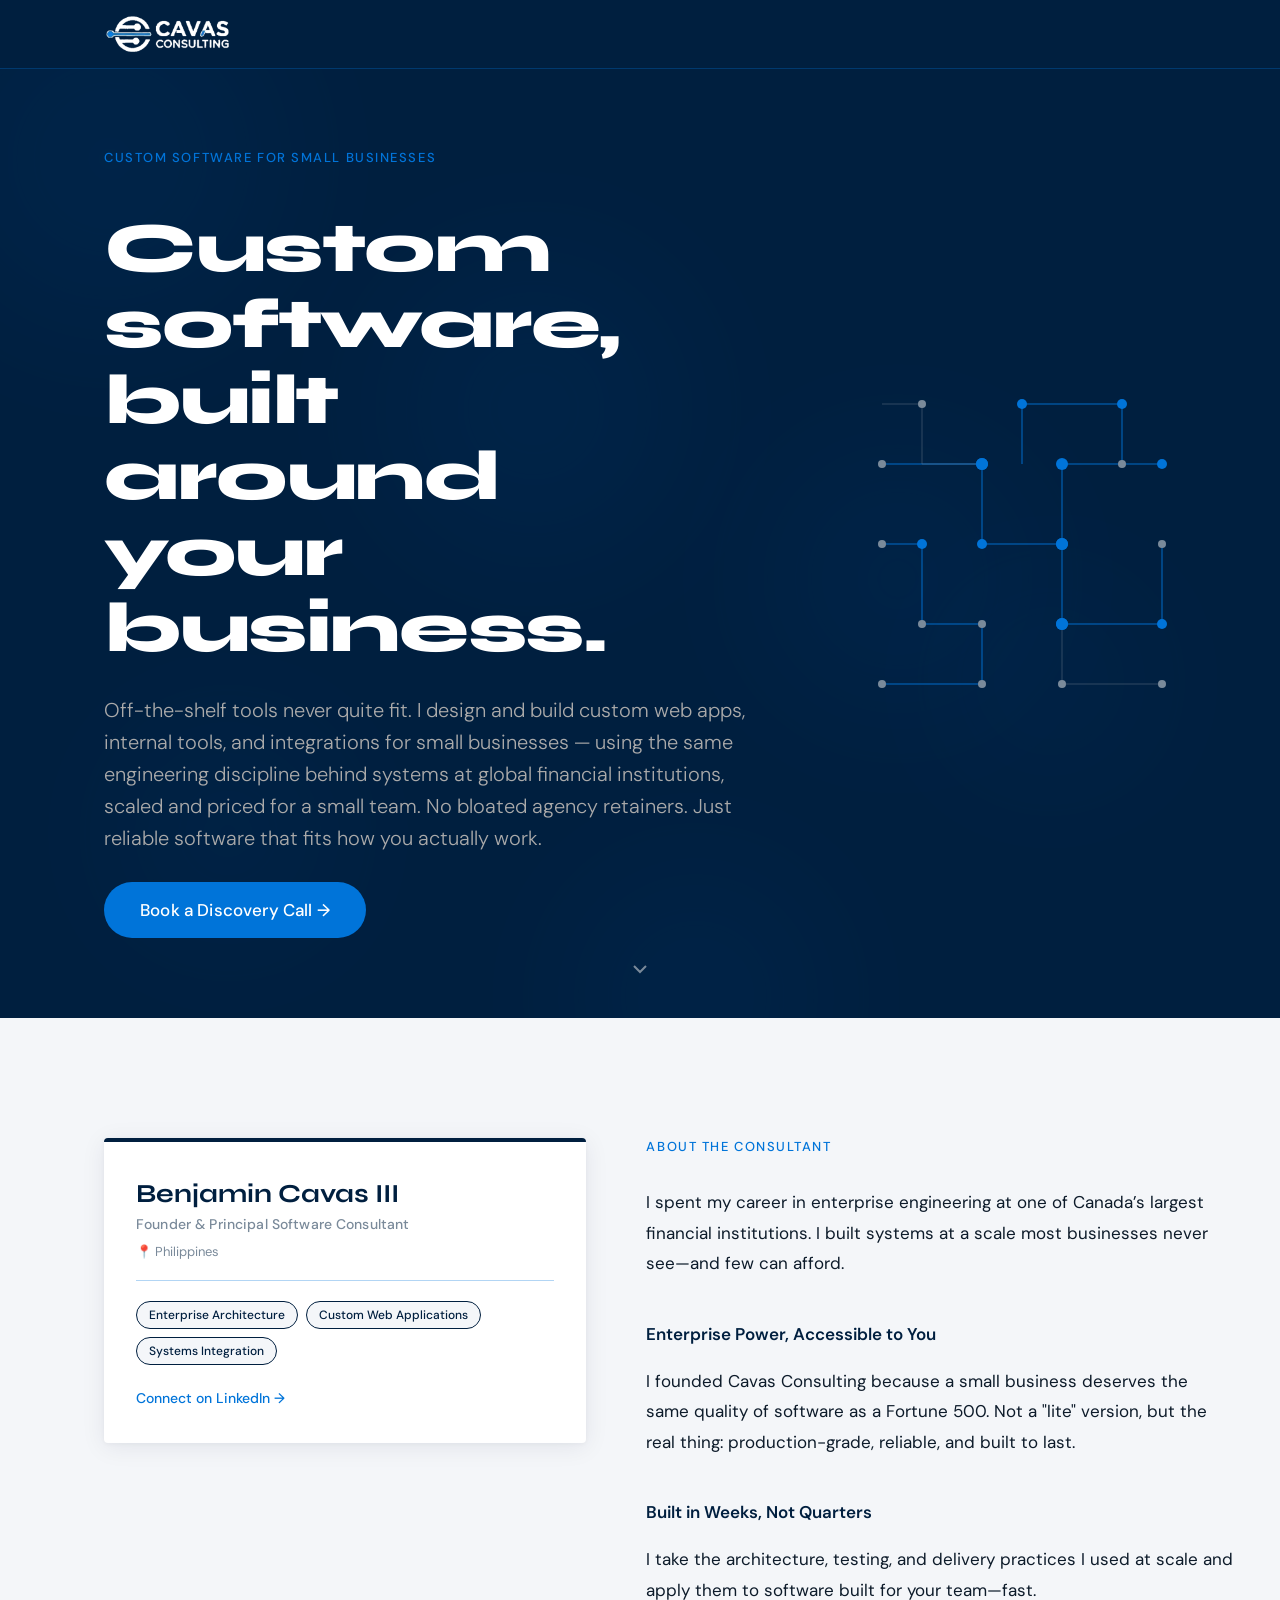
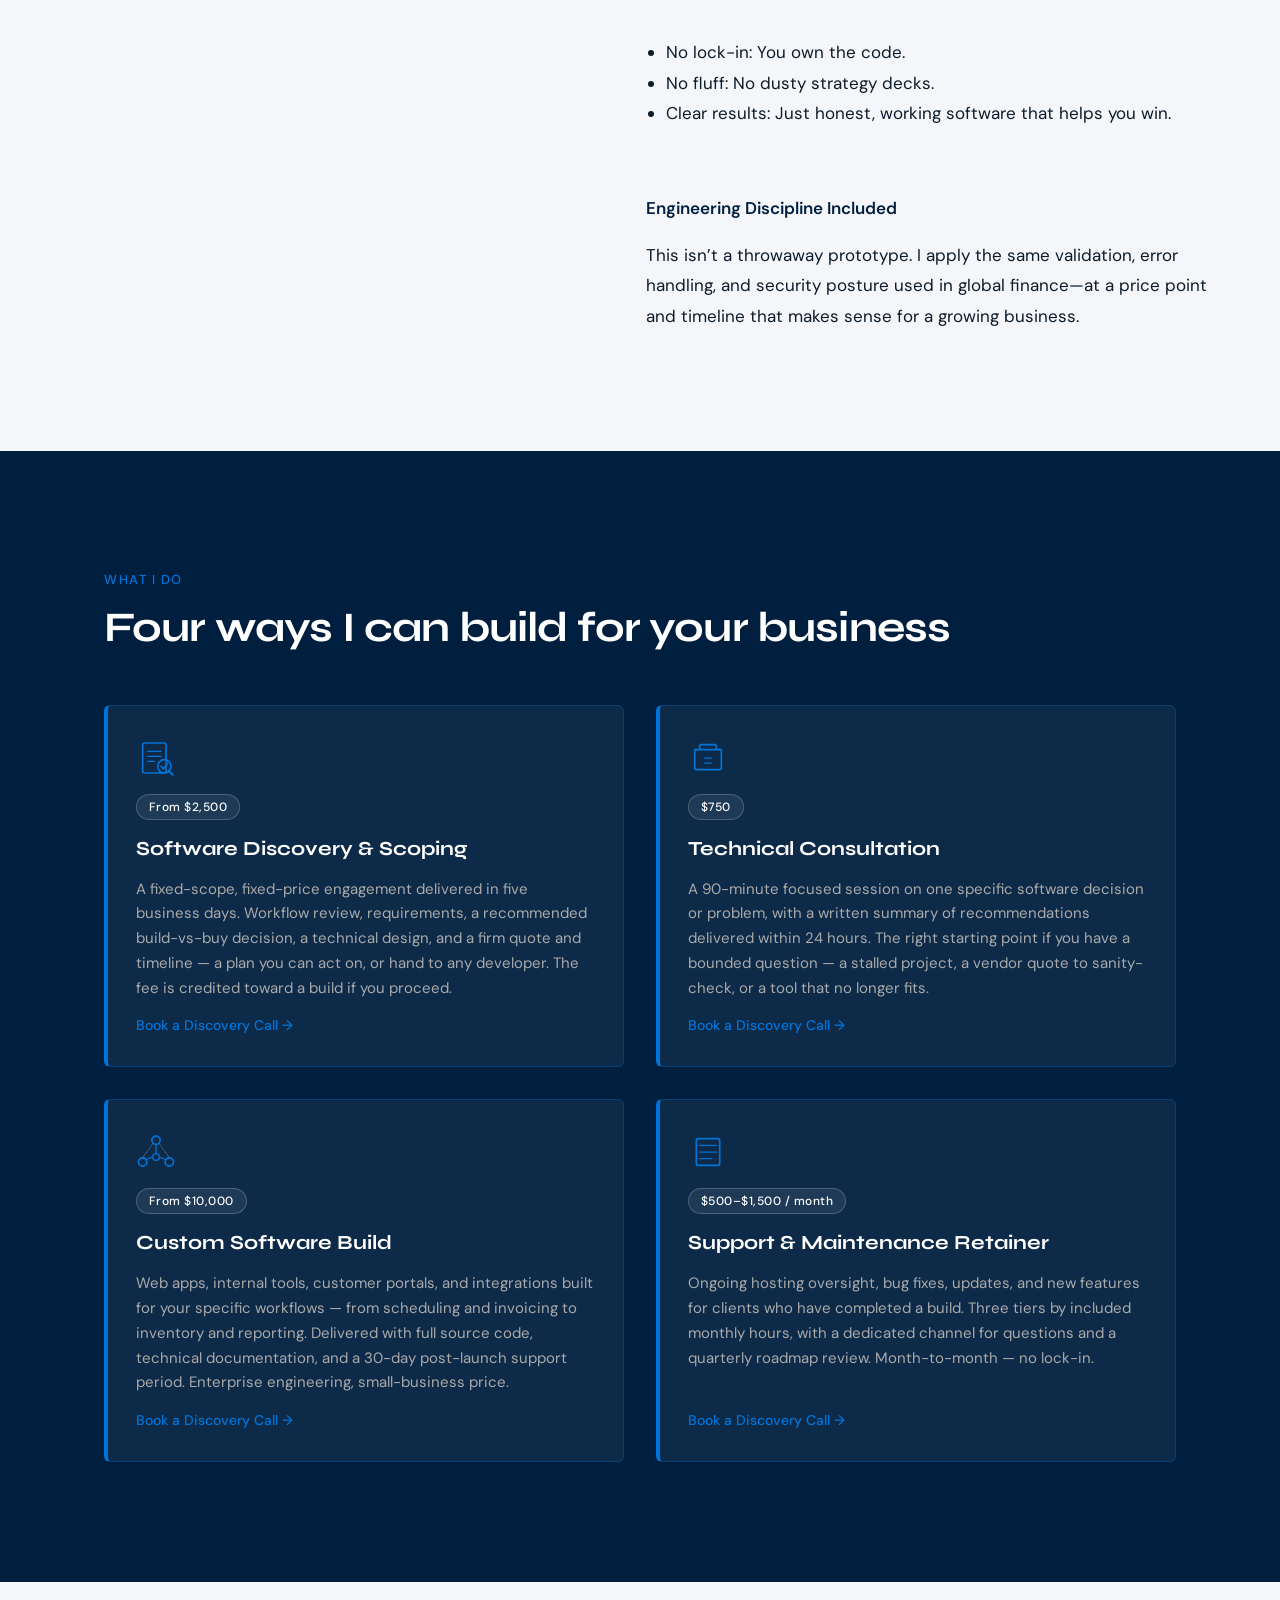
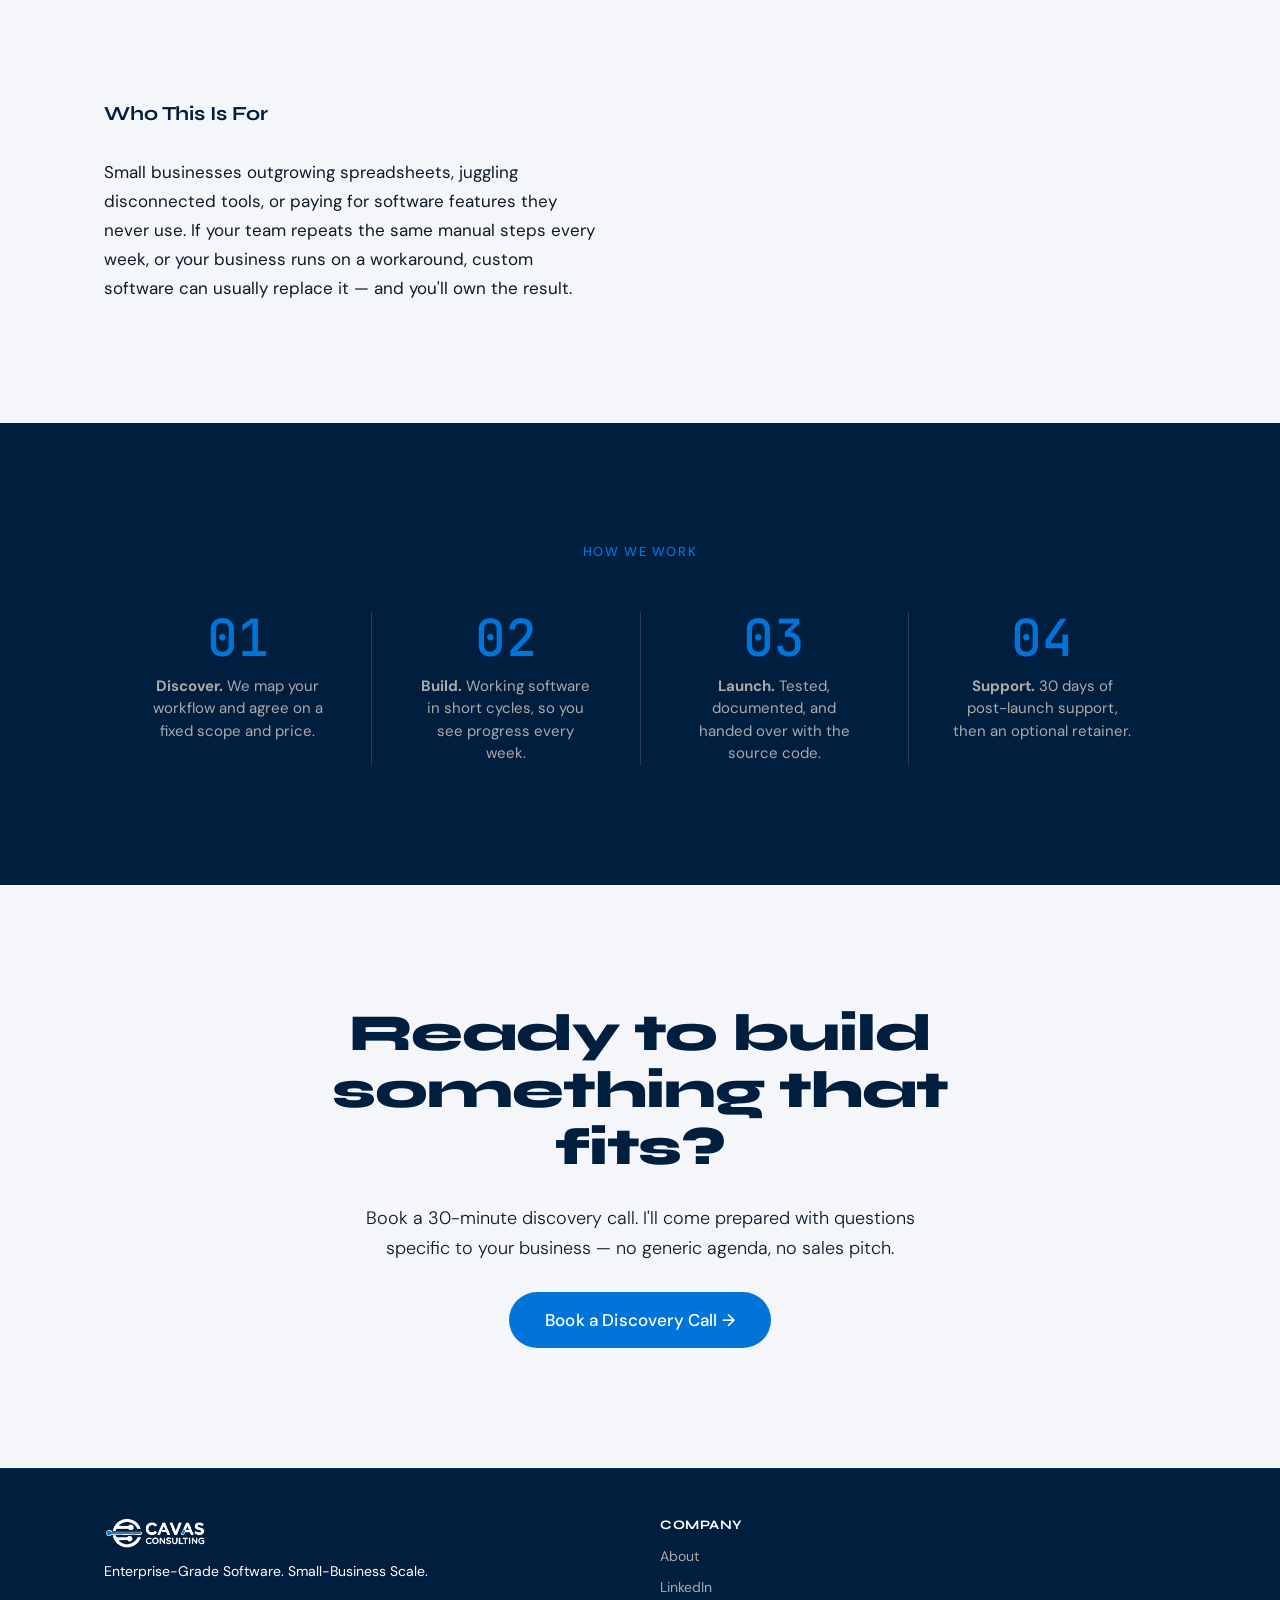
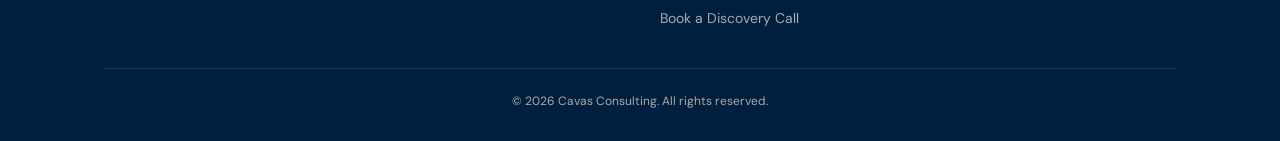
<file: index.html>
<!-- GitHub Pages: set repository to serve from / (root) or /docs folder -->
<!DOCTYPE html>
<html lang="en">
<head>
  <meta charset="UTF-8" />
  <meta name="viewport" content="width=device-width, initial-scale=1.0" />
  <title>Cavas Consulting — Custom Software for Small Businesses</title>
  <meta name="description" content="Custom software for small businesses. I design and build web apps, internal tools, and integrations with the engineering discipline of a global financial institution — right-sized for teams of 5–50. Fixed-price engagements from $2,500." />

  <!-- Open Graph -->
  <meta property="og:title" content="Cavas Consulting — Custom Software for Small Businesses" />
  <meta property="og:description" content="Fixed-price custom software for small businesses: web apps, internal tools, and integrations built with enterprise engineering discipline at a small-business price point." />
  
  <meta property="og:url" content="https://cavas.consulting" />
  <meta property="og:type" content="website" />
  <meta property="og:image" content="https://cavas.consulting/og-image.png" />
  <meta property="og:image:width" content="1200" />
  <meta property="og:image:height" content="630" />

  <!-- Google Fonts -->
  <link rel="preconnect" href="https://fonts.googleapis.com" />
  <link rel="preconnect" href="https://fonts.gstatic.com" crossorigin />
  <link href="https://fonts.googleapis.com/css2?family=Syne:wght@700;800&family=DM+Sans:ital,wght@0,300;0,400;0,500;1,300;1,400&family=JetBrains+Mono:wght@400;500&display=swap" rel="stylesheet" />

  <link rel="stylesheet" href="./style.css" />
  <style>
    @media (max-width: 768px) {
      .services__grid { grid-template-columns: 1fr !important; }
    }
  </style>
</head>
<body>

  <!-- ===================== NAV ===================== -->
  <header class="nav" role="banner">
    <nav class="nav__inner" aria-label="Main navigation">
      <a href="https://cavas.consulting" class="nav__logo-link" aria-label="Cavas Consulting home">
        <img src="./cavas_consulting_logo.png" alt="Cavas Consulting logo" class="nav__logo" height="40" />
      </a>
    </nav>
  </header>

  <main>

    <!-- ===================== HERO ===================== -->
    <section class="hero" id="hero" aria-label="Hero">
      <div class="hero__bg-animation" aria-hidden="true">
        <span class="orb orb--1"></span>
        <span class="orb orb--2"></span>
        <span class="orb orb--3"></span>
        <span class="orb orb--4"></span>
        <span class="orb orb--5"></span>
        <span class="orb orb--6"></span>
      </div>

      <div class="container hero__inner">
        <!-- Left column -->
        <div class="hero__content">
          <p class="eyebrow animate-load animate-load--1">Custom Software for Small Businesses</p>
          <h1 class="hero__h1 animate-load animate-load--2">
            Custom software, built around your business.
          </h1>
          <p class="hero__sub animate-load animate-load--3">
            Off-the-shelf tools never quite fit. I design and build custom web apps,
            internal tools, and integrations for small businesses — using the same
            engineering discipline behind systems at global financial institutions,
            scaled and priced for a small team. No bloated agency retainers.
            Just reliable software that fits how you actually work.
          </p>
          <div class="hero__actions animate-load animate-load--4">
            <a
              href="https://calendly.com/cavas_consulting/discovery-call"
              class="btn btn--pill btn--electric btn--large"
              target="_blank"
              rel="noopener noreferrer"
            >
              Book a Discovery Call &rarr;
            </a>
          </div>
        </div>

        <!-- Right column — decorative SVG circuit / neural network -->
        <div class="hero__illustration animate-load animate-load--5" aria-hidden="true">
          <svg viewBox="0 0 400 400" xmlns="http://www.w3.org/2000/svg" class="circuit-svg">
            <!-- Wires — electric -->
            <g stroke="#0074D9" stroke-width="1.5" fill="none" opacity="0.6">
              <line x1="60"  y1="120" x2="160" y2="120" />
              <line x1="160" y1="120" x2="160" y2="200" />
              <line x1="160" y1="200" x2="240" y2="200" />
              <line x1="240" y1="200" x2="240" y2="280" />
              <line x1="240" y1="280" x2="340" y2="280" />
              <line x1="240" y1="120" x2="340" y2="120" />
              <line x1="240" y1="120" x2="240" y2="200" />
              <line x1="60"  y1="200" x2="100" y2="200" />
              <line x1="100" y1="200" x2="100" y2="280" />
              <line x1="100" y1="280" x2="160" y2="280" />
              <line x1="160" y1="280" x2="160" y2="340" />
              <line x1="60"  y1="340" x2="160" y2="340" />
              <line x1="340" y1="200" x2="340" y2="280" />
              <line x1="300" y1="60"  x2="300" y2="120" />
              <line x1="200" y1="60"  x2="300" y2="60" />
              <line x1="200" y1="60"  x2="200" y2="120" />
            </g>
            <!-- Wires — slate -->
            <g stroke="#7A8A9A" stroke-width="1" fill="none" opacity="0.4">
              <line x1="100" y1="120" x2="160" y2="120" />
              <line x1="100" y1="60"  x2="100" y2="120" />
              <line x1="60"  y1="60"  x2="100" y2="60" />
              <line x1="340" y1="340" x2="240" y2="340" />
              <line x1="240" y1="340" x2="240" y2="280" />
            </g>

            <!-- Nodes — electric blue -->
            <g fill="#0074D9">
              <circle cx="160" cy="120" r="6" />
              <circle cx="240" cy="120" r="6" />
              <circle cx="160" cy="200" r="5" />
              <circle cx="240" cy="200" r="6" />
              <circle cx="100" cy="200" r="5" />
              <circle cx="240" cy="280" r="6" />
              <circle cx="340" cy="120" r="5" />
              <circle cx="340" cy="280" r="5" />
              <circle cx="200" cy="60"  r="5" />
              <circle cx="300" cy="60"  r="5" />
            </g>

            <!-- Nodes — slate -->
            <g fill="#7A8A9A">
              <circle cx="60"  cy="120" r="4" />
              <circle cx="60"  cy="200" r="4" />
              <circle cx="60"  cy="340" r="4" />
              <circle cx="100" cy="280" r="4" />
              <circle cx="160" cy="280" r="4" />
              <circle cx="160" cy="340" r="4" />
              <circle cx="100" cy="60"  r="4" />
              <circle cx="300" cy="120" r="4" />
              <circle cx="340" cy="200" r="4" />
              <circle cx="240" cy="340" r="4" />
              <circle cx="340" cy="340" r="4" />
            </g>

            <!-- Pulsing nodes (animated) -->
            <circle cx="240" cy="200" r="6" fill="#0074D9" class="pulse-node pulse-node--1" />
            <circle cx="160" cy="120" r="6" fill="#0074D9" class="pulse-node pulse-node--2" />
            <circle cx="240" cy="280" r="6" fill="#0074D9" class="pulse-node pulse-node--3" />
          </svg>
        </div>
      </div>

      <!-- Scroll indicator -->
      <div class="hero__scroll-indicator" aria-hidden="true">
        <svg viewBox="0 0 24 24" width="24" height="24" fill="none" stroke="#7A8A9A" stroke-width="2">
          <polyline points="6 9 12 15 18 9"></polyline>
        </svg>
      </div>
    </section>

    <!-- ===================== ABOUT ===================== -->
    <section class="about section" id="about" aria-label="About">
      <div class="container about__inner">
        <!-- Left — Founder card -->
        <div class="about__card-col scroll-reveal scroll-reveal--left">
          <div class="founder-card">
            <div class="founder-card__header">
              <h2 class="founder-card__name">Benjamin Cavas III</h2>
              <p class="founder-card__title">Founder &amp; Principal Software Consultant</p>
              <p class="founder-card__location"><span aria-hidden="true">📍</span> Philippines</p>
            </div>
            <hr class="founder-card__rule" />
            <div class="founder-card__tags">
              <span class="tag">Enterprise Architecture</span>
              <span class="tag">Custom Web Applications</span>
              <span class="tag">Systems Integration</span>
            </div>
            <a
              href="https://www.linkedin.com/in/benjamincavasiii/"
              class="founder-card__linkedin link--electric"
              target="_blank"
              rel="noopener noreferrer"
            >
              Connect on LinkedIn &rarr;
            </a>
          </div>
        </div>

        <!-- Right — Bio copy -->
        <div class="about__bio-col scroll-reveal scroll-reveal--right">
          <p class="eyebrow">About the Consultant</p>
          <p class="about__bio">
            I spent my career in enterprise engineering at one of Canada’s largest financial institutions. I built systems at a scale most businesses never see—and few can afford.
          </p>
          <p class="about__bio" style="margin-top: 24px; font-weight: 600; color: var(--navy);">Enterprise Power, Accessible to You</p>
          <p class="about__bio">
            I founded Cavas Consulting because a small business deserves the same quality of software as a Fortune 500. Not a "lite" version, but the real thing: production-grade, reliable, and built to last.
          </p>
          <p class="about__bio" style="margin-top: 24px; font-weight: 600; color: var(--navy);">Built in Weeks, Not Quarters</p>
          <p class="about__bio">
            I take the architecture, testing, and delivery practices I used at scale and apply them to software built for your team—fast.
          </p>
          <ul style="margin: 16px 0 24px 20px; list-style: disc; color: var(--dark-text); font-size: clamp(16px, 1.5vw, 17px); font-weight: 400; line-height: 1.8;">
            <li>No lock-in: You own the code.</li>
            <li>No fluff: No dusty strategy decks.</li>
            <li>Clear results: Just honest, working software that helps you win.</li>
          </ul>
          <p class="about__bio" style="margin-top: 24px; font-weight: 600; color: var(--navy);">Engineering Discipline Included</p>
          <p class="about__bio">
            This isn’t a throwaway prototype. I apply the same validation, error handling, and security posture used in global finance—at a price point and timeline that makes sense for a growing business.
          </p>
        </div>
      </div>
    </section>

    <!-- ===================== SERVICES ===================== -->
    <section class="services section" id="services" aria-label="Services">
      <div class="container">
        <p class="eyebrow eyebrow--light scroll-reveal">What I Do</p>
        <h2 class="services__heading scroll-reveal">Four ways I can build for your business</h2>

        <div class="services__grid" style="display: grid; grid-template-columns: repeat(2, 1fr); gap: 2rem;">

          <!-- Card 1 — Software Discovery & Scoping -->
          <div class="service-card scroll-reveal" tabindex="0">
            <div class="service-card__icon" aria-hidden="true">
              <svg viewBox="0 0 48 48" width="40" height="40" fill="none" xmlns="http://www.w3.org/2000/svg">
                <rect x="8" y="6" width="28" height="36" rx="2" stroke="#0074D9" stroke-width="2"/>
                <line x1="14" y1="16" x2="30" y2="16" stroke="#0074D9" stroke-width="1.5" stroke-linecap="round"/>
                <line x1="14" y1="22" x2="30" y2="22" stroke="#0074D9" stroke-width="1.5" stroke-linecap="round"/>
                <line x1="14" y1="28" x2="22" y2="28" stroke="#0074D9" stroke-width="1.5" stroke-linecap="round"/>
                <circle cx="34" cy="34" r="8" stroke="#0074D9" stroke-width="2"/>
                <line x1="39.5" y1="39.5" x2="44" y2="44" stroke="#0074D9" stroke-width="2.5" stroke-linecap="round"/>
                <polyline points="30,34 33,37 38,31" stroke="#0074D9" stroke-width="2" fill="none" stroke-linecap="round" stroke-linejoin="round"/>
              </svg>
            </div>
            <div class="service-card__badge service-card__badge--white">From $2,500</div>
            <h3 class="service-card__title">Software Discovery &amp; Scoping</h3>
            <p class="service-card__desc">A fixed-scope, fixed-price engagement delivered in five business days. Workflow review, requirements, a recommended build-vs-buy decision, a technical design, and a firm quote and timeline — a plan you can act on, or hand to any developer. The fee is credited toward a build if you proceed.</p>
            <a href="https://calendly.com/cavas_consulting/discovery-call" class="service-card__link link--electric" target="_blank" rel="noopener noreferrer">
              Book a Discovery Call &rarr;
            </a>
          </div>

          <!-- Card 2 — Technical Consultation -->
          <div class="service-card scroll-reveal" tabindex="0">
            <div class="service-card__icon" aria-hidden="true">
              <svg viewBox="0 0 48 48" width="40" height="40" fill="none" xmlns="http://www.w3.org/2000/svg">
                <path d="M8 14H40V36C40 37.1 39.1 38 38 38H10C8.9 38 8 37.1 8 36V14Z" stroke="#0074D9" stroke-width="2" fill="none"/>
                <path d="M14 14V10C14 8.9 14.9 8 16 8H32C33.1 8 34 8.9 34 10V14" stroke="#0074D9" stroke-width="2" fill="none"/>
                <line x1="20" y1="24" x2="28" y2="24" stroke="#0074D9" stroke-width="1.5" stroke-linecap="round"/>
                <line x1="20" y1="30" x2="28" y2="30" stroke="#0074D9" stroke-width="1.5" stroke-linecap="round"/>
              </svg>
            </div>
            <div class="service-card__badge service-card__badge--white">$750</div>
            <h3 class="service-card__title">Technical Consultation</h3>
            <p class="service-card__desc">A 90-minute focused session on one specific software decision or problem, with a written summary of recommendations delivered within 24 hours. The right starting point if you have a bounded question — a stalled project, a vendor quote to sanity-check, or a tool that no longer fits.</p>
            <a href="https://calendly.com/cavas_consulting/discovery-call" class="service-card__link link--electric" target="_blank" rel="noopener noreferrer">
              Book a Discovery Call &rarr;
            </a>
          </div>

          <!-- Card 3 — Custom Software Build -->
          <div class="service-card scroll-reveal" tabindex="0">
            <div class="service-card__icon" aria-hidden="true">
              <svg viewBox="0 0 48 48" width="40" height="40" fill="none" xmlns="http://www.w3.org/2000/svg">
                <circle cx="24" cy="10" r="5" stroke="#0074D9" stroke-width="2"/>
                <circle cx="8"  cy="36" r="5" stroke="#0074D9" stroke-width="2"/>
                <circle cx="40" cy="36" r="5" stroke="#0074D9" stroke-width="2"/>
                <circle cx="24" cy="30" r="4" stroke="#0074D9" stroke-width="1.5"/>
                <line x1="24" y1="15" x2="24" y2="26" stroke="#0074D9" stroke-width="1.5" stroke-linecap="round"/>
                <line x1="12" y1="33" x2="20" y2="30" stroke="#0074D9" stroke-width="1.5" stroke-linecap="round"/>
                <line x1="36" y1="33" x2="28" y2="30" stroke="#0074D9" stroke-width="1.5" stroke-linecap="round"/>
                <line x1="8"  y1="31" x2="20" y2="14" stroke="#7A8A9A" stroke-width="1" opacity="0.6" stroke-linecap="round"/>
                <line x1="40" y1="31" x2="28" y2="14" stroke="#7A8A9A" stroke-width="1" opacity="0.6" stroke-linecap="round"/>
              </svg>
            </div>
            <div class="service-card__badge service-card__badge--white">From $10,000</div>
            <h3 class="service-card__title">Custom Software Build</h3>
            <p class="service-card__desc">Web apps, internal tools, customer portals, and integrations built for your specific workflows — from scheduling and invoicing to inventory and reporting. Delivered with full source code, technical documentation, and a 30-day post-launch support period. Enterprise engineering, small-business price.</p>
            <a href="https://calendly.com/cavas_consulting/discovery-call" class="service-card__link link--electric" target="_blank" rel="noopener noreferrer">
              Book a Discovery Call &rarr;
            </a>
          </div>

          <!-- Card 4 — Support & Maintenance Retainer -->
          <div class="service-card scroll-reveal" tabindex="0">
            <div class="service-card__icon" aria-hidden="true">
              <svg viewBox="0 0 48 48" width="40" height="40" fill="none" xmlns="http://www.w3.org/2000/svg">
                <path d="M12 8H36C37.1 8 38 8.9 38 10V38C38 39.1 37.1 40 36 40H12C10.9 40 10 39.1 10 38V10C10 8.9 10.9 8 12 8Z" stroke="#0074D9" stroke-width="2" fill="none"/>
                <line x1="14" y1="16" x2="34" y2="16" stroke="#0074D9" stroke-width="1.5" stroke-linecap="round"/>
                <line x1="14" y1="24" x2="34" y2="24" stroke="#0074D9" stroke-width="1.5" stroke-linecap="round"/>
                <line x1="14" y1="32" x2="28" y2="32" stroke="#0074D9" stroke-width="1.5" stroke-linecap="round"/>
              </svg>
            </div>
            <div class="service-card__badge service-card__badge--white">$500–$1,500 / month</div>
            <h3 class="service-card__title">Support &amp; Maintenance Retainer</h3>
            <p class="service-card__desc">Ongoing hosting oversight, bug fixes, updates, and new features for clients who have completed a build. Three tiers by included monthly hours, with a dedicated channel for questions and a quarterly roadmap review. Month-to-month — no lock-in.</p>
            <a href="https://calendly.com/cavas_consulting/discovery-call" class="service-card__link link--electric" target="_blank" rel="noopener noreferrer">
              Book a Discovery Call &rarr;
            </a>
          </div>

        </div>
      </div>
    </section>

    <!-- ===================== PROOF & READINESS ===================== -->
    <section class="proof-readiness section" aria-label="Proof of outcomes and readiness assessment">
      <div class="container proof-readiness__inner">
        <div class="proof-readiness__block">
          <h3 style="font-family: 'Syne', sans-serif; font-weight: 700; font-size: 20px; color: var(--navy); margin-bottom: 16px; line-height: 1.2;">Who This Is For</h3>
          <p style="font-size: clamp(15px, 1.4vw, 17px); font-weight: 400; line-height: 1.7; color: var(--dark-text);">
            Small businesses outgrowing spreadsheets, juggling disconnected tools, or paying for software features they never use. If your team repeats the same manual steps every week, or your business runs on a workaround, custom software can usually replace it — and you'll own the result.
          </p>
        </div>
      </div>
    </section>

    <!-- ===================== HOW IT WORKS ===================== -->
    <section class="numbers section" id="process" aria-label="How we work">
      <div class="container">
        <p class="numbers__label">How we work</p>
        <div class="numbers__grid">

          <div class="stat-block scroll-reveal">
            <span class="stat-block__number">01</span>
            <span class="stat-block__label"><strong>Discover.</strong> We map your workflow and agree on a fixed scope and price.</span>
          </div>

          <div class="stat-divider" aria-hidden="true"></div>

          <div class="stat-block scroll-reveal">
            <span class="stat-block__number">02</span>
            <span class="stat-block__label"><strong>Build.</strong> Working software in short cycles, so you see progress every week.</span>
          </div>

          <div class="stat-divider" aria-hidden="true"></div>

          <div class="stat-block scroll-reveal">
            <span class="stat-block__number">03</span>
            <span class="stat-block__label"><strong>Launch.</strong> Tested, documented, and handed over with the source code.</span>
          </div>

          <div class="stat-divider" aria-hidden="true"></div>

          <div class="stat-block scroll-reveal">
            <span class="stat-block__number">04</span>
            <span class="stat-block__label"><strong>Support.</strong> 30 days of post-launch support, then an optional retainer.</span>
          </div>

        </div>
      </div>
    </section>

    <!-- ===================== CTA FOOTER ===================== -->
    <section class="cta-footer section" id="contact" aria-label="Call to action">
      <div class="container cta-footer__inner">
        <h2 class="cta-footer__heading scroll-reveal">Ready to build something that fits?</h2>
        <p class="cta-footer__sub scroll-reveal">
          Book a 30-minute discovery call. I'll come prepared with questions specific to your business — no generic agenda, no sales pitch.
        </p>
        <a
          href="https://calendly.com/cavas_consulting/discovery-call"
          class="btn btn--pill btn--electric btn--large scroll-reveal"
          target="_blank"
          rel="noopener noreferrer"
        >
          Book a Discovery Call &rarr;
        </a>
      </div>
    </section>

  </main>

  <!-- ===================== FOOTER ===================== -->
  <footer class="site-footer" role="contentinfo">
    <div class="container">
      <div class="site-footer__grid">

        <!-- Brand column -->
        <div>
          <img
            src="./cavas_consulting_logo.png"
            alt="Cavas Consulting"
            class="site-footer__logo"
          />
          <p class="site-footer__tagline">Enterprise-Grade Software. Small-Business Scale.</p>
        </div>

        <!-- Company column -->
        <div>
          <p class="site-footer__col-heading">Company</p>
          <ul class="site-footer__links">
            <li><a href="https://cavas.consulting">About</a></li>
            <li><a href="https://www.linkedin.com/in/benjamincavasiii/" target="_blank" rel="noopener noreferrer">LinkedIn</a></li>
            <li><a href="https://calendly.com/cavas_consulting/discovery-call" target="_blank" rel="noopener noreferrer">Book a Discovery Call</a></li>
          </ul>
        </div>

      </div>

      <!-- Bottom bar -->
      <div class="site-footer__bottom">
        <p>&copy; 2026 Cavas Consulting. All rights reserved.</p>
      </div>
    </div>
  </footer>

  <script src="./script.js"></script>
</body>
</html>
</file>
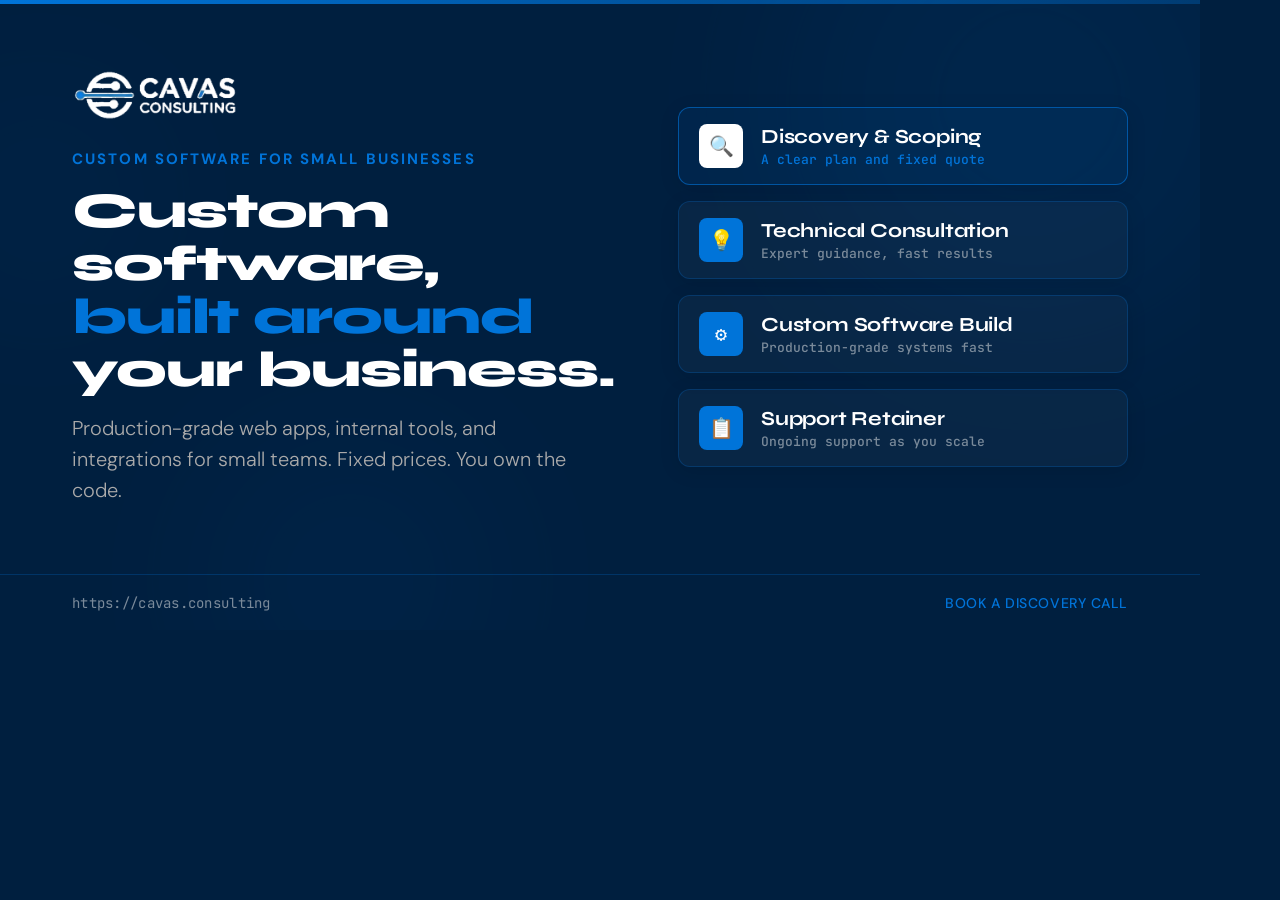
<file: og-image.html>
<!DOCTYPE html>
<html lang="en">
<head>
  <meta charset="UTF-8" />
  <meta name="viewport" content="width=1200" />
  <link rel="preconnect" href="https://fonts.googleapis.com" />
  <link rel="preconnect" href="https://fonts.gstatic.com" crossorigin />
  <link href="https://fonts.googleapis.com/css2?family=Syne:wght@700;800&family=DM+Sans:wght@300;400;500;700&family=JetBrains+Mono:wght@400;500;700&display=swap" rel="stylesheet" />
  <style>
    * { margin: 0; padding: 0; box-sizing: border-box; }

    html, body {
      width: 1200px;
      height: 630px;
      overflow: hidden;
      background: #001F3F;
    }

    .card {
      width: 1200px;
      height: 630px;
      background: #001F3F;
      position: relative;
      display: flex;
      flex-direction: column;
      overflow: hidden;
      font-family: 'DM Sans', sans-serif;
    }

    /* Background orbs */
    .orb {
      position: absolute;
      border-radius: 50%;
      background: #0074D9;
      filter: blur(90px);
      opacity: 0.07;
      pointer-events: none;
    }
    .orb-1 { width: 500px; height: 500px; top: -150px; right: -80px; }
    .orb-2 { width: 300px; height: 300px; bottom: -100px; left: 200px; opacity: 0.05; }
    .orb-3 { width: 200px; height: 200px; top: 100px; left: -60px; opacity: 0.06; }

    /* Top electric accent line */
    .accent-line-top {
      position: absolute;
      top: 0;
      left: 0;
      right: 0;
      height: 4px;
      background: linear-gradient(90deg, #0074D9 0%, rgba(0,116,217,0.3) 100%);
    }

    /* Main content */
    .content {
      position: relative;
      z-index: 1;
      flex: 1;
      display: flex;
      align-items: center;
      padding: 56px 72px;
      gap: 60px;
    }

    /* Left column */
    .left {
      flex: 1;
      display: flex;
      flex-direction: column;
      gap: 28px;
    }

    .logo-wrap {
      display: flex;
      align-items: center;
    }

    .logo {
      height: 52px;
      width: auto;
    }

    .text-block {
      display: flex;
      flex-direction: column;
      gap: 16px;
    }

    .eyebrow {
      font-family: 'DM Sans', sans-serif;
      font-weight: 700;
      font-size: 15px;
      letter-spacing: 0.14em;
      text-transform: uppercase;
      color: #0074D9;
    }

    .headline {
      font-family: 'Syne', sans-serif;
      font-weight: 800;
      font-size: 50px;
      line-height: 1.06;
      letter-spacing: -0.02em;
      color: #ffffff;
    }

    .headline span {
      color: #0074D9;
    }

    .sub {
      font-family: 'DM Sans', sans-serif;
      font-weight: 300;
      font-size: 20px;
      line-height: 1.55;
      color: #AAAAAA;
      max-width: 520px;
    }

    /* Right column */
    .right {
      width: 450px;
      flex-shrink: 0;
      display: flex;
      flex-direction: column;
      gap: 16px;
    }

    /* Suite Cards */
    .suite-card {
      background: rgba(255, 255, 255, 0.03);
      border: 1px solid rgba(0, 116, 217, 0.25);
      border-radius: 12px;
      padding: 16px 20px;
      display: flex;
      align-items: center;
      gap: 18px;
      width: 100%;
      box-shadow: 0 4px 20px rgba(0,0,0,0.1);
    }
    
    .suite-card.highlight {
      background: rgba(0, 116, 217, 0.08);
      border: 1px solid rgba(0, 116, 217, 0.6);
    }

    .card-icon {
      background: #0074D9;
      width: 44px;
      height: 44px;
      border-radius: 8px;
      display: flex;
      align-items: center;
      justify-content: center;
      color: #fff;
      font-family: 'JetBrains Mono', monospace;
      font-weight: 700;
      font-size: 20px;
      flex-shrink: 0;
    }

    .suite-card.highlight .card-icon {
      background: #ffffff;
      color: #0074D9;
    }

    .card-info {
      display: flex;
      flex-direction: column;
      gap: 2px;
    }

    .card-info h4 {
      font-family: 'Syne', sans-serif;
      color: #ffffff;
      font-size: 20px;
      font-weight: 700;
      letter-spacing: -0.01em;
    }

    .card-info p {
      font-family: 'JetBrains Mono', monospace;
      color: #7A8A9A;
      font-size: 13px;
      font-weight: 500;
    }

    .suite-card.highlight .card-info p {
      color: #0074D9;
    }

    /* Bottom bar */
    .bottom-bar {
      position: relative;
      z-index: 1;
      height: 56px;
      border-top: 1px solid rgba(0,116,217,0.25);
      display: flex;
      align-items: center;
      padding: 0 72px;
      justify-content: space-between;
    }

    .bottom-url {
      font-family: 'JetBrains Mono', monospace;
      font-size: 14px;
      color: #7A8A9A;
      letter-spacing: 0.02em;
    }

    .bottom-tagline {
      font-family: 'DM Sans', sans-serif;
      font-size: 14px;
      font-weight: 500;
      color: #0074D9;
      letter-spacing: 0.04em;
      text-transform: uppercase;
    }
  </style>
</head>
<body>
  <div class="card">
    <div class="accent-line-top"></div>

    <!-- Background orbs -->
    <div class="orb orb-1"></div>
    <div class="orb orb-2"></div>
    <div class="orb orb-3"></div>

    <div class="content">
      <!-- Left -->
      <div class="left">
        <div class="logo-wrap">
          <img src="./cavas_consulting_logo.png" alt="Cavas Consulting" class="logo" />
        </div>
        <div class="text-block">
          <p class="eyebrow">Custom Software for Small Businesses</p>
          <h1 class="headline">Custom software,<br /><span>built around</span><br />your business.</h1>
          <p class="sub">Production-grade web apps, internal tools, and integrations for small teams. Fixed prices. You own the code.</p>
        </div>
      </div>

      <!-- Right — 4 Services -->
      <div class="right">
        <div class="suite-card highlight">
          <div class="card-icon">🔍</div>
          <div class="card-info">
            <h4>Discovery &amp; Scoping</h4>
            <p>A clear plan and fixed quote</p>
          </div>
        </div>
        <div class="suite-card">
          <div class="card-icon">💡</div>
          <div class="card-info">
            <h4>Technical Consultation</h4>
            <p>Expert guidance, fast results</p>
          </div>
        </div>
        <div class="suite-card">
          <div class="card-icon">⚙️</div>
          <div class="card-info">
            <h4>Custom Software Build</h4>
            <p>Production-grade systems fast</p>
          </div>
        </div>
        <div class="suite-card">
          <div class="card-icon">📋</div>
          <div class="card-info">
            <h4>Support Retainer</h4>
            <p>Ongoing support as you scale</p>
          </div>
        </div>
      </div>
    </div>

    <!-- Bottom bar -->
    <div class="bottom-bar">
      <span class="bottom-url">https://cavas.consulting</span>
      <span class="bottom-tagline">Book a Discovery Call</span>
    </div>
  </div>
</body>
</html>
</file>
<file: style.css>
/* ============================================================
   CAVAS CONSULTING — style.css
   ============================================================ */

/* ---------- CSS Custom Properties ---------- */
:root {
  --navy:        #001F3F;
  --electric:    #0074D9;
  --slate:       #7A8A9A;
  --slate-light: #AAAAAA;
  --white:       #FFFFFF;
  --off-white:   #F4F6F9;
  --dark-text:   #0D1B2A;

  --max-w: 1200px;
  --px: clamp(20px, 5vw, 80px);
  --section-py: clamp(72px, 10vw, 120px);

  --transition-base: 0.25s ease;
  --transition-slow: 0.5s ease;
}

/* ---------- Reset & Base ---------- */
*, *::before, *::after {
  box-sizing: border-box;
  margin: 0;
  padding: 0;
}

html {
  scroll-behavior: smooth;
  font-size: 16px;
}

body {
  font-family: 'DM Sans', system-ui, sans-serif;
  font-weight: 400;
  color: var(--dark-text);
  background-color: var(--navy);
  overflow-x: hidden;
  -webkit-font-smoothing: antialiased;
}

img {
  max-width: 100%;
  display: block;
}

a {
  text-decoration: none;
  color: inherit;
}

/* ---------- Utility ---------- */
.container {
  max-width: var(--max-w);
  margin: 0 auto;
  padding: 0 var(--px);
}

.section {
  padding: var(--section-py) 0;
}

/* ---------- Eyebrow labels ---------- */
.eyebrow {
  font-family: 'DM Sans', sans-serif;
  font-weight: 500;
  font-size: 13px;
  letter-spacing: 0.12em;
  text-transform: uppercase;
  color: var(--electric);
  margin-bottom: 16px;
  display: block;
}

.eyebrow--light {
  color: var(--electric);
}

/* ---------- Buttons ---------- */
.btn {
  display: inline-flex;
  align-items: center;
  justify-content: center;
  font-family: 'DM Sans', sans-serif;
  font-weight: 500;
  cursor: pointer;
  transition: background-color var(--transition-base),
              box-shadow var(--transition-base),
              transform var(--transition-base);
  border: none;
  text-decoration: none;
}

.btn--pill {
  border-radius: 999px;
}

.btn--electric {
  background-color: var(--electric);
  color: var(--white);
}

.btn--electric:hover,
.btn--electric:focus-visible {
  filter: brightness(1.12);
  box-shadow: 0 0 20px rgba(0, 116, 217, 0.55);
  outline: none;
}

.btn--large {
  height: 56px;
  padding: 0 36px;
  font-size: 17px;
  letter-spacing: 0.01em;
}

.btn:focus-visible {
  outline: 2px solid var(--electric);
  outline-offset: 3px;
}

/* ---------- Link styles ---------- */
.link--electric {
  color: var(--electric);
  position: relative;
  display: inline-block;
  font-weight: 500;
}

.link--electric::after {
  content: '';
  position: absolute;
  bottom: -2px;
  left: 0;
  width: 0;
  height: 1.5px;
  background-color: var(--electric);
  transition: width 0.25s ease;
}

.link--electric:hover::after,
.link--electric:focus-visible::after {
  width: 100%;
}

.link--electric:focus-visible {
  outline: 2px solid var(--electric);
  outline-offset: 3px;
  border-radius: 2px;
}

/* ============================================================
   NAVIGATION
   ============================================================ */
.nav {
  position: sticky;
  top: 0;
  z-index: 100;
  background-color: var(--navy);
  border-bottom: 1px solid rgba(0, 116, 217, 0.3);
  animation: navFadeIn 0.4s ease forwards;
}

@keyframes navFadeIn {
  from { opacity: 0; transform: translateY(-8px); }
  to   { opacity: 1; transform: translateY(0); }
}

.nav__inner {
  max-width: var(--max-w);
  margin: 0 auto;
  padding: 0 var(--px);
  height: 68px;
  display: flex;
  align-items: center;
  justify-content: space-between;
  gap: 20px;
}

.nav__logo-link {
  display: flex;
  align-items: center;
  flex-shrink: 0;
}

.nav__logo {
  height: 40px;
  width: auto;
}

.nav__cta {
  height: 40px;
  padding: 0 22px;
  font-size: 14px;
  white-space: nowrap;
  flex-shrink: 0;
}

.nav__cta-short {
  display: none;
}

/* ============================================================
   HERO
   ============================================================ */
.hero {
  position: relative;
  min-height: 100vh;
  background-color: var(--navy);
  display: flex;
  flex-direction: column;
  align-items: center;
  justify-content: center;
  overflow: hidden;
}

/* Animated orb background */
.hero__bg-animation {
  position: absolute;
  inset: 0;
  pointer-events: none;
  overflow: hidden;
}

.orb {
  position: absolute;
  border-radius: 50%;
  background: var(--electric);
  filter: blur(80px);
  opacity: 0.06;
  animation: drift linear infinite;
}

.orb--1 { width: 340px; height: 340px; top: -80px;  left: -60px;  animation-duration: 22s; animation-delay: 0s; }
.orb--2 { width: 260px; height: 260px; top: 40%;   left: 60%;   animation-duration: 28s; animation-delay: -7s; }
.orb--3 { width: 200px; height: 200px; top: 70%;   left: 10%;   animation-duration: 20s; animation-delay: -3s; }
.orb--4 { width: 300px; height: 300px; top: 20%;   left: 30%;   animation-duration: 35s; animation-delay: -12s; }
.orb--5 { width: 180px; height: 180px; top: 55%;   left: 75%;   animation-duration: 18s; animation-delay: -5s; }
.orb--6 { width: 240px; height: 240px; top: 85%;   left: 45%;   animation-duration: 25s; animation-delay: -9s; }

@keyframes drift {
  0%   { transform: translate(0, 0) scale(1); }
  33%  { transform: translate(30px, -20px) scale(1.05); }
  66%  { transform: translate(-20px, 30px) scale(0.95); }
  100% { transform: translate(0, 0) scale(1); }
}

.hero__inner {
  position: relative;
  z-index: 1;
  display: grid;
  grid-template-columns: 60% 40%;
  align-items: center;
  gap: 60px;
  padding-top: 80px;
  padding-bottom: 80px;
  width: 100%;
}

.hero__content {
  display: flex;
  flex-direction: column;
  align-items: flex-start;
  gap: 28px;
}

.hero__h1 {
  font-family: 'Syne', sans-serif;
  font-weight: 800;
  font-size: clamp(40px, 5.5vw, 72px);
  line-height: 1.08;
  color: var(--white);
  letter-spacing: -0.02em;
}

.hero__sub {
  font-family: 'DM Sans', sans-serif;
  font-weight: 300;
  font-size: clamp(16px, 1.8vw, 20px);
  line-height: 1.6;
  color: var(--slate-light);
}

.hero__actions {
  display: flex;
  flex-direction: column;
  align-items: flex-start;
  gap: 16px;
}

.hero__ghost-link {
  font-family: 'DM Sans', sans-serif;
  font-weight: 400;
  font-size: 15px;
  color: var(--slate-light);
  position: relative;
  display: inline-block;
}

.hero__ghost-link::after {
  content: '';
  position: absolute;
  bottom: -2px;
  left: 0;
  width: 0;
  height: 1px;
  background-color: var(--slate-light);
  transition: width 0.25s ease;
}

.hero__ghost-link:hover::after,
.hero__ghost-link:focus-visible::after {
  width: 100%;
}

.hero__ghost-link:focus-visible {
  outline: 2px solid var(--electric);
  outline-offset: 3px;
  border-radius: 2px;
}

/* Circuit SVG */
.hero__illustration {
  display: flex;
  align-items: center;
  justify-content: center;
}

.circuit-svg {
  width: 100%;
  max-width: 400px;
  height: auto;
}

/* Pulse animation on nodes */
.pulse-node {
  animation: nodePulse 2.4s ease-in-out infinite;
}
.pulse-node--1 { animation-delay: 0s; }
.pulse-node--2 { animation-delay: 0.8s; }
.pulse-node--3 { animation-delay: 1.6s; }

@keyframes nodePulse {
  0%, 100% { r: 6; opacity: 1; }
  50%       { r: 10; opacity: 0.4; }
}

/* Scroll indicator */
.hero__scroll-indicator {
  position: absolute;
  bottom: 32px;
  left: 50%;
  transform: translateX(-50%);
  opacity: 0;
  animation: scrollFadeIn 0.6s ease 1.5s forwards, scrollBounce 1.8s ease-in-out 1.5s infinite;
}

@keyframes scrollFadeIn {
  to { opacity: 1; }
}

@keyframes scrollBounce {
  0%, 100% { transform: translateX(-50%) translateY(0); }
  50%       { transform: translateX(-50%) translateY(6px); }
}

/* ============================================================
   PAGE LOAD ANIMATIONS
   ============================================================ */
.animate-load {
  opacity: 0;
  transform: translateY(20px);
  animation: loadReveal 0.6s ease forwards;
}
.animate-load--1 { animation-delay: 0.1s; }
.animate-load--2 { animation-delay: 0.2s; }
.animate-load--3 { animation-delay: 0.35s; }
.animate-load--4 { animation-delay: 0.5s; }
.animate-load--5 { animation-delay: 0.4s; }
.animate-load--6 { /* handled by hero__scroll-indicator keyframe */ animation: none; opacity: 0; }

@keyframes loadReveal {
  to { opacity: 1; transform: translateY(0); }
}

/* ============================================================
   SCROLL REVEAL (added via JS IntersectionObserver)
   ============================================================ */
.scroll-reveal {
  opacity: 0;
  transform: translateY(24px);
  transition: opacity 0.55s ease, transform 0.55s ease;
}

.scroll-reveal--left {
  transform: translateX(-40px);
}

.scroll-reveal--right {
  transform: translateX(40px);
}

.scroll-reveal.visible {
  opacity: 1;
  transform: translate(0, 0);
}

/* Stagger delay for service cards */
.services__grid .scroll-reveal:nth-child(1) { transition-delay: 0ms; }
.services__grid .scroll-reveal:nth-child(2) { transition-delay: 50ms; }

/* ============================================================
   ABOUT
   ============================================================ */
.about {
  background-color: var(--off-white);
}

.about__inner {
  display: grid;
  grid-template-columns: 45% 55%;
  align-items: start;
  gap: 60px;
}

/* Founder Card */
.founder-card {
  background-color: var(--white);
  border-top: 4px solid var(--navy);
  border-radius: 4px;
  padding: 36px 32px;
  box-shadow: 0 4px 24px rgba(0, 31, 63, 0.08), 0 1px 4px rgba(0, 31, 63, 0.04);
  display: flex;
  flex-direction: column;
  gap: 20px;
}

.founder-card__header {
  display: flex;
  flex-direction: column;
  gap: 6px;
}

.founder-card__name {
  font-family: 'Syne', sans-serif;
  font-weight: 700;
  font-size: 26px;
  color: var(--navy);
  line-height: 1.2;
}

.founder-card__title {
  font-family: 'DM Sans', sans-serif;
  font-weight: 500;
  font-size: 14px;
  color: var(--slate);
  letter-spacing: 0.01em;
}

.founder-card__location {
  font-size: 13px;
  color: var(--slate);
  margin-top: 4px;
}

.founder-card__rule {
  border: none;
  border-top: 1px solid rgba(0, 116, 217, 0.3);
}

.founder-card__tags {
  display: flex;
  flex-wrap: wrap;
  gap: 8px;
}

.tag {
  font-family: 'DM Sans', sans-serif;
  font-size: 12px;
  font-weight: 500;
  color: var(--navy);
  background-color: var(--off-white);
  border: 1px solid var(--navy);
  border-radius: 999px;
  padding: 5px 12px;
  white-space: nowrap;
}

.founder-card__linkedin {
  margin-top: 4px;
  font-size: 14px;
}

/* Bio copy */
.about__bio-col {
  display: flex;
  flex-direction: column;
  gap: 16px;
}

.about__bio {
  font-size: clamp(16px, 1.5vw, 17px);
  font-weight: 400;
  line-height: 1.8;
  color: var(--dark-text);
}

/* ============================================================
   SERVICES
   ============================================================ */
.services {
  background-color: var(--navy);
}

.services .container {
  display: flex;
  flex-direction: column;
  align-items: flex-start;
}

.services__heading {
  font-family: 'Syne', sans-serif;
  font-weight: 700;
  font-size: clamp(30px, 3.5vw, 42px);
  color: var(--white);
  line-height: 1.15;
  margin-bottom: 52px;
  letter-spacing: -0.02em;
}

.services__grid {
  display: grid;
  grid-template-columns: repeat(2, 1fr);
  gap: 24px;
  width: 100%;
}

/* Service Card */
.service-card {
  background-color: rgba(255, 255, 255, 0.05);
  border: 1px solid rgba(0, 116, 217, 0.3);
  border-left: 4px solid var(--electric);
  border-radius: 6px;
  padding: 32px 28px;
  display: flex;
  flex-direction: column;
  gap: 16px;
  transition:
    border-color var(--transition-base),
    background-color var(--transition-base),
    transform var(--transition-base),
    box-shadow var(--transition-base);
  cursor: default;
}

.service-card:hover,
.service-card:focus-visible {
  border-color: rgba(0, 116, 217, 0.8);
  background-color: rgba(255, 255, 255, 0.09);
  transform: translateY(-4px);
  box-shadow: 0 8px 32px rgba(0, 116, 217, 0.15);
  outline: none;
}

.service-card:focus-visible {
  outline: 2px solid var(--electric);
  outline-offset: 3px;
}

/* Featured card — slightly elevated */
.service-card--featured {
  border-left-width: 4px;
  border-color: rgba(0, 116, 217, 0.7);
  background-color: rgba(0, 116, 217, 0.07);
  position: relative;
}

.service-card--featured:hover,
.service-card--featured:focus-visible {
  border-color: var(--electric);
  background-color: rgba(0, 116, 217, 0.12);
  box-shadow: 0 8px 40px rgba(0, 116, 217, 0.25);
}

.service-card__icon {
  display: flex;
  align-items: center;
}

.service-card__badge {
  display: inline-block;
  font-family: 'DM Sans', sans-serif;
  font-size: 12px;
  font-weight: 500;
  border-radius: 999px;
  padding: 4px 12px;
  letter-spacing: 0.04em;
  align-self: flex-start;
}

.service-card__badge--electric {
  background-color: rgba(0, 116, 217, 0.18);
  color: var(--electric);
  border: 1px solid rgba(0, 116, 217, 0.4);
}

.service-card__badge--white {
  background-color: rgba(255, 255, 255, 0.08);
  color: var(--white);
  border: 1px solid rgba(255, 255, 255, 0.2);
}

.service-card__badge--muted {
  background-color: rgba(170, 170, 170, 0.1);
  color: var(--slate-light);
  border: 1px solid rgba(170, 170, 170, 0.2);
}

.service-card__title {
  font-family: 'Syne', sans-serif;
  font-weight: 700;
  font-size: 20px;
  color: var(--white);
  line-height: 1.25;
}

.service-card__desc {
  font-size: 15px;
  font-weight: 400;
  color: var(--slate-light);
  line-height: 1.65;
  flex: 1;
}

.service-card__link {
  font-size: 14px;
  font-weight: 500;
  align-self: flex-start;
  margin-top: auto;
}

/* ============================================================
   PROOF & READINESS
   ============================================================ */
.proof-readiness {
  background-color: var(--off-white);
}

.proof-readiness__inner {
  display: grid;
  grid-template-columns: 1fr 1fr;
  gap: clamp(40px, 6vw, 80px);
  align-items: start;
}

.proof-readiness__block {
  display: flex;
  flex-direction: column;
  gap: 16px;
}

/* ============================================================
   NUMBERS / SOCIAL PROOF
   ============================================================ */
.numbers {
  background-color: var(--navy);
}

.numbers__label {
  font-family: 'DM Sans', sans-serif;
  font-weight: 500;
  font-size: 13px;
  letter-spacing: 0.12em;
  text-transform: uppercase;
  color: var(--electric);
  text-align: center;
  margin-bottom: 52px;
}

.numbers__grid {
  display: flex;
  align-items: flex-start;
  justify-content: center;
  gap: 0;
}

.stat-block {
  flex: 1;
  display: flex;
  flex-direction: column;
  align-items: center;
  text-align: center;
  padding: 0 32px;
  gap: 12px;
}

.stat-divider {
  width: 1px;
  align-self: stretch;
  min-height: 80px;
  background-color: rgba(122, 138, 154, 0.3);
}

.stat-block__number {
  font-family: 'JetBrains Mono', monospace;
  font-weight: 500;
  font-size: clamp(36px, 4vw, 52px);
  color: var(--electric);
  line-height: 1;
  font-variant-numeric: tabular-nums;
  display: block;
}

.stat-block__label {
  font-family: 'DM Sans', sans-serif;
  font-weight: 400;
  font-size: clamp(13px, 1.2vw, 15px);
  color: var(--slate-light);
  line-height: 1.5;
  max-width: 180px;
  display: block;
}

.stat-gap {
  color: var(--electric);
  font-weight: 700;
}

.numbers__source {
  text-align: center;
  margin-top: 52px;
  font-size: 13px;
  color: var(--slate-light);
  font-style: italic;
  font-family: 'DM Sans', sans-serif;
}

/* ============================================================
   CTA FOOTER SECTION
   ============================================================ */
.cta-footer {
  background-color: var(--off-white);
  padding-top: 120px;
  padding-bottom: 120px;
}

.cta-footer__inner {
  display: flex;
  flex-direction: column;
  align-items: center;
  text-align: center;
  gap: 28px;
}

.cta-footer__heading {
  font-family: 'Syne', sans-serif;
  font-weight: 800;
  font-size: clamp(36px, 4.5vw, 52px);
  color: var(--navy);
  line-height: 1.1;
  letter-spacing: -0.02em;
  max-width: 700px;
}

.cta-footer__sub {
  font-family: 'DM Sans', sans-serif;
  font-weight: 300;
  font-size: 18px;
  color: var(--dark-text);
  line-height: 1.65;
  max-width: 600px;
}

.cta-footer__reassurance {
  font-size: 14px;
  color: var(--slate);
  font-weight: 400;
}

/* ============================================================
   FOOTER
   ============================================================ */
.site-footer {
  background-color: var(--navy);
  border-top: 1px solid rgba(0, 116, 217, 0.3);
  padding-top: 48px;
  padding-bottom: 32px;
}

.site-footer__grid {
  display: grid;
  grid-template-columns: 1fr 1fr;
  gap: 40px;
  margin-bottom: 40px;
}

.site-footer__logo {
  height: 32px;
  width: auto;
  margin-bottom: 12px;
}

.site-footer__tagline {
  font-family: 'DM Sans', sans-serif;
  font-size: 14px;
  color: var(--white);
  line-height: 1.55;
}

.site-footer__col-heading {
  font-family: 'Syne', sans-serif;
  font-weight: 700;
  font-size: 13px;
  color: var(--white);
  margin-bottom: 12px;
  letter-spacing: 0.04em;
  text-transform: uppercase;
}

.site-footer__links {
  list-style: none;
  display: flex;
  flex-direction: column;
  gap: 10px;
}

.site-footer__links a {
  font-family: 'DM Sans', sans-serif;
  font-size: 14px;
  color: var(--slate-light);
  transition: color var(--transition-base);
}

.site-footer__links a:hover,
.site-footer__links a:focus-visible {
  color: var(--electric);
  outline: none;
}

.site-footer__links a:focus-visible {
  outline: 2px solid var(--electric);
  outline-offset: 2px;
  border-radius: 2px;
}

.site-footer__bottom {
  border-top: 1px solid rgba(255, 255, 255, 0.1);
  padding-top: 24px;
  text-align: center;
  font-family: 'DM Sans', sans-serif;
  font-size: 12px;
  color: var(--slate-light);
}

/* ============================================================
   RESPONSIVE BREAKPOINTS
   ============================================================ */

/* Tablet: 768px–1024px */
@media (max-width: 1024px) {
  .hero__inner {
    grid-template-columns: 1fr 1fr;
    gap: 40px;
  }

  .about__inner {
    grid-template-columns: 1fr;
    gap: 40px;
  }

  .services__grid {
    grid-template-columns: 1fr 1fr;
  }

  .proof-readiness__inner {
    grid-template-columns: 1fr;
    gap: 40px;
  }

  .numbers__grid {
    flex-wrap: wrap;
    gap: 40px;
  }

  .stat-divider {
    display: none;
  }

  .stat-block {
    flex: 1 1 40%;
    min-width: 160px;
    padding: 0 16px;
  }
}


/* Mobile: < 768px */
@media (max-width: 768px) {
  .hero__inner {
    grid-template-columns: 1fr;
    gap: 48px;
    padding-top: 60px;
    padding-bottom: 60px;
  }

  .hero__illustration {
    max-width: 280px;
    margin: 0 auto;
  }

  .hero__h1 {
    font-size: clamp(38px, 9vw, 52px);
  }

  .about__inner {
    grid-template-columns: 1fr;
    gap: 40px;
  }

  .proof-readiness__inner {
    grid-template-columns: 1fr;
    gap: 40px;
  }

  .services__grid {
    grid-template-columns: 1fr;
  }

  .service-card:last-child {
    grid-column: auto;
    max-width: none;
    margin: 0;
  }

  .numbers__grid {
    flex-direction: column;
    align-items: center;
    gap: 40px;
  }

  .stat-block {
    padding: 0;
    flex: none;
    width: 100%;
    max-width: 280px;
  }

  .nav__cta-full { display: none; }
  .nav__cta-short { display: inline; }

  .site-footer__grid {
    grid-template-columns: 1fr;
    gap: 32px;
  }
}

/* Small mobile: < 480px */
@media (max-width: 480px) {
  .hero__h1 {
    font-size: clamp(36px, 10vw, 44px);
  }

  .nav__logo {
    height: 34px;
  }

  .services__heading {
    font-size: 28px;
  }

  .cta-footer__heading {
    font-size: 32px;
  }

  .btn--large {
    height: 52px;
    padding: 0 28px;
    font-size: 16px;
  }
}
</file>
